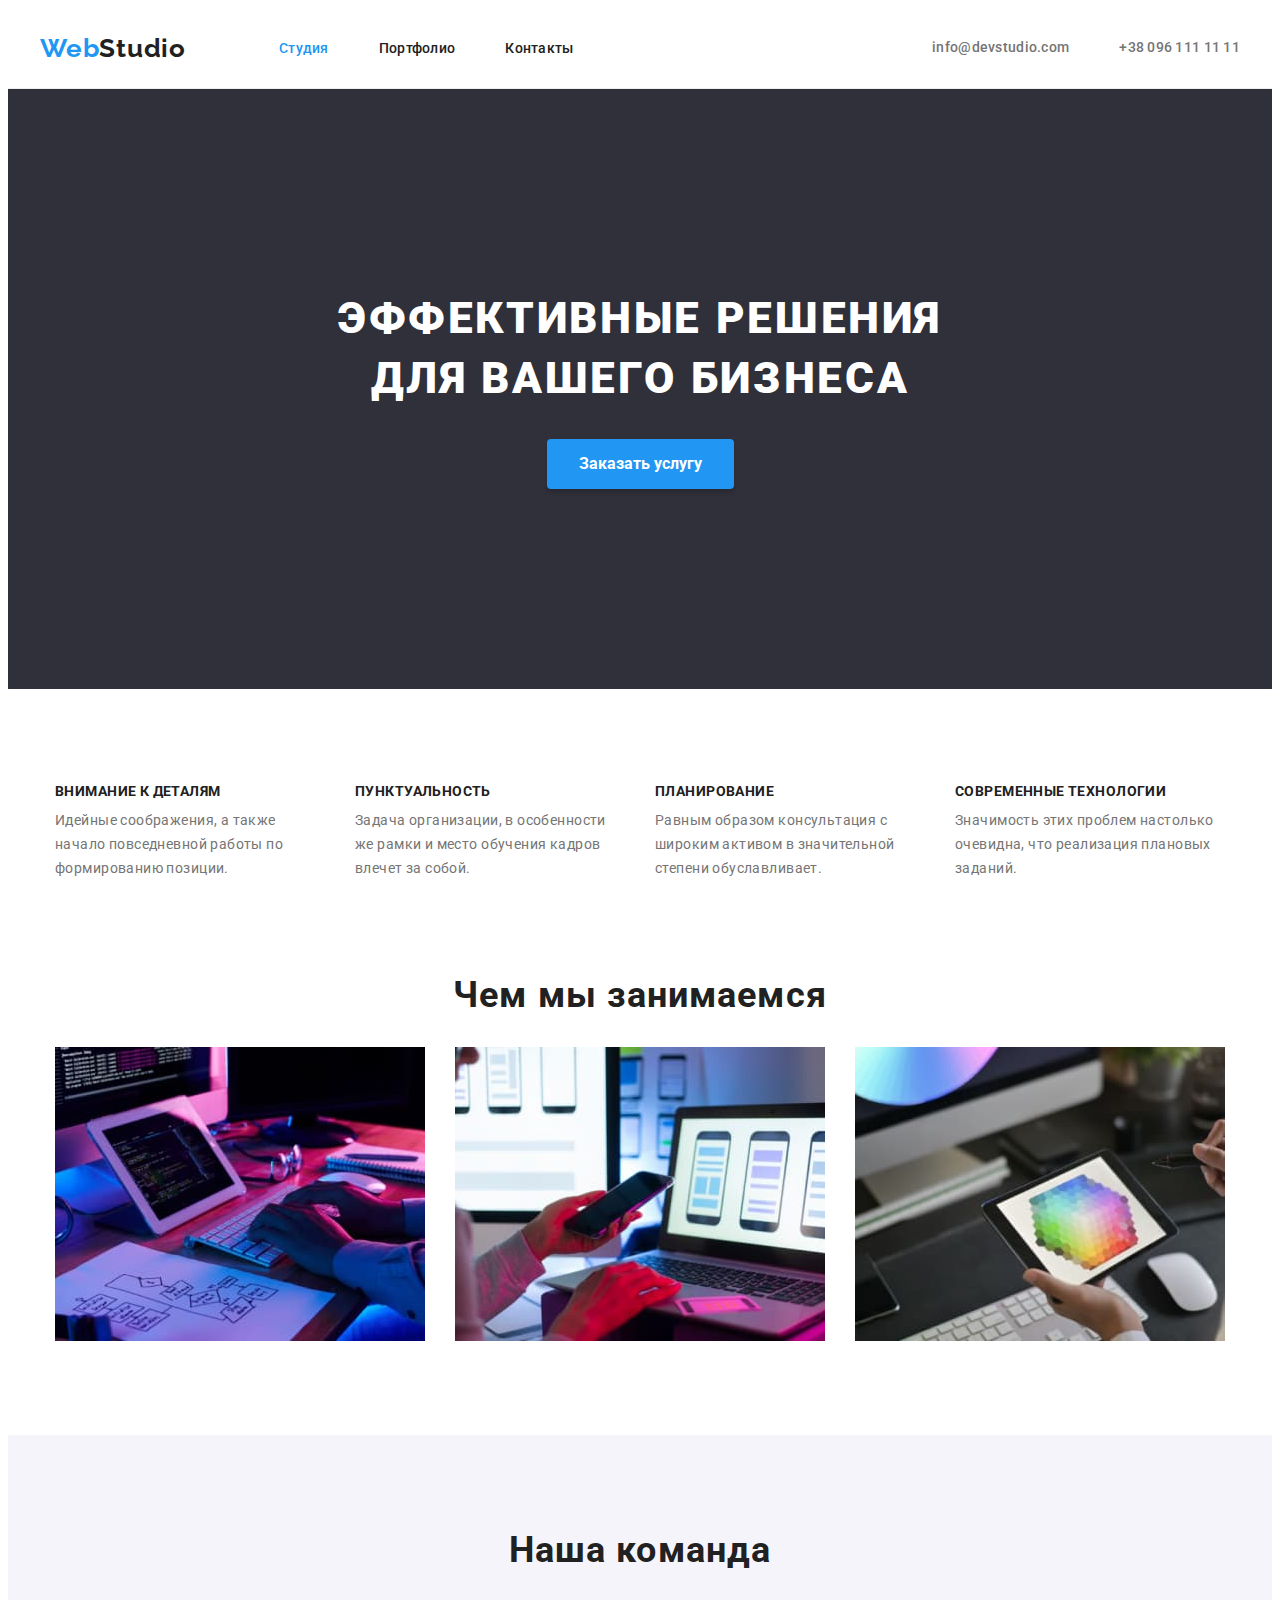
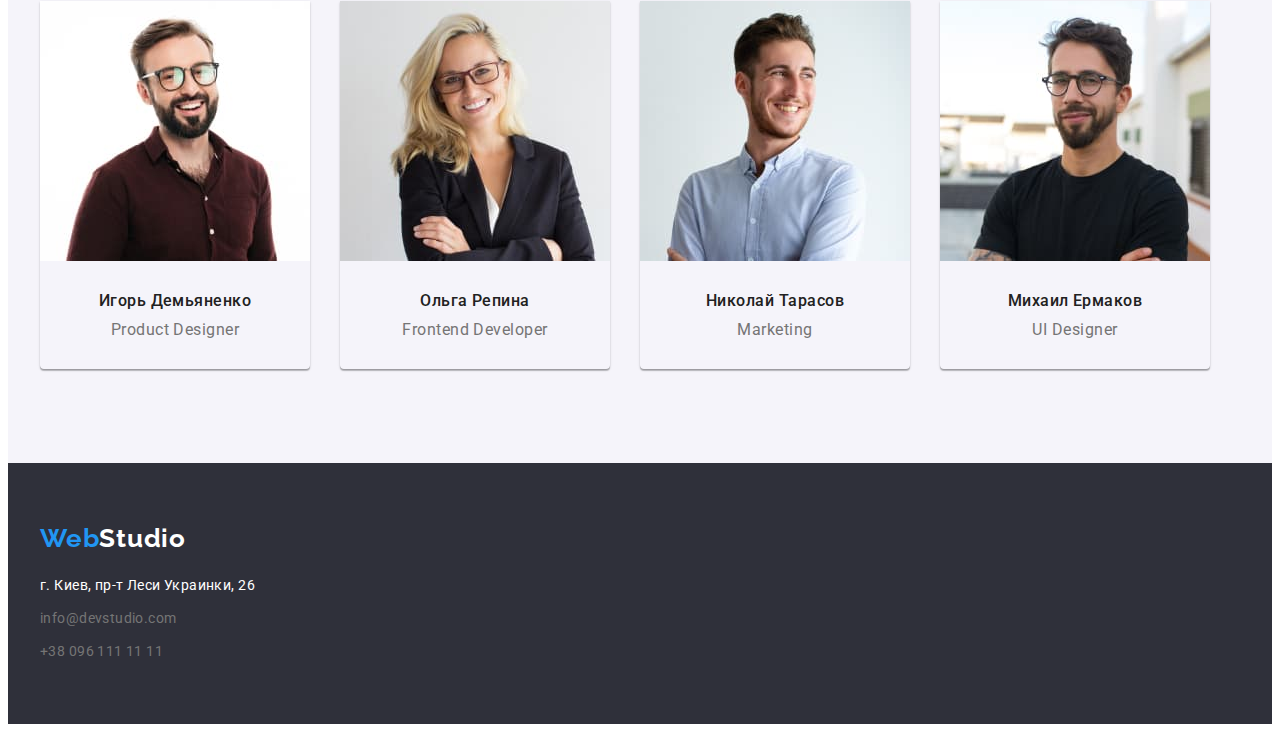
<file: index.html>
<!DOCTYPE html>
<html lang="ru">
  <head>
    <meta charset="UTF-8" />
    <meta http-equiv="X-UA-Compatible" content="IE=edge" />
    <meta name="viewport" content="width=device-width, initial-scale=1.0" />
    <title>Главная</title>
    <link rel="preconnect" href="https://fonts.googleapis.com" />
    <link rel="preconnect" href="https://fonts.gstatic.com" crossorigin />
    <link
      href="https://fonts.googleapis.com/css2?family=Raleway:wght@700&family=Roboto:wght@400;500;700;900&display=swap"
      rel="stylesheet"
    />
    <link
      rel="stylesheet"
      href="https://cdnjs.cloudflare.com/ajax/libs/modern-normalize/1.1.0/modern-normalize.min.css"
      integrity="sha512-wpPYUAdjBVSE4KJnH1VR1HeZfpl1ub8YT/NKx4PuQ5NmX2tKuGu6U/JRp5y+Y8XG2tV+wKQpNHVUX03MfMFn9Q=="
      crossorigin="anonymous"
      referrerpolicy="no-referrer"
    />
    <link rel="stylesheet" href="./css/styles.css" />
  </head>

  <body>
    <!--Header-->
    <header class="header">
      <div class="container main-nav">
        <nav class="nav">
          <a href="./index.html" class="logo"
            ><span class="logoheader">Web</span>Studio</a
          >
          <ul class="nav-links list-contacts">
            <li><a href="./index.html" class="nav-link current">Студия</a></li>
            <li><a href="./portfolio.html" class="nav-link">Портфолио</a></li>
            <li><a href="#" class="nav-link">Контакты</a></li>
          </ul>
        </nav>
        <ul class="contacts list info-list">
          <li>
            <a href="mailto:info@devstudio.com" class="contact"
              >info@devstudio.com</a
            >
          </li>
          <li>
            <a href="tel:+380961111111" class="contact">+38 096 111 11 11</a>
          </li>
        </ul>
      </div>
    </header>
    <main class="main">
      <!--Hero Section-->
      <section class="hero-section">
        <div class="container">
          <h1 class="section-title">Эффективные решения для вашего бизнеса</h1>
          <button type="button" class="primary-button">Заказать услугу</button>
        </div>
      </section>
      <!--Advantages-->
      <section class="advantages section">
        <div class="container advantage-list">
          <h2 class="invisible">Преимущества веб-студии</h2>
          <ul class="advantages menu-list">
            <li class="advantage">
              <h3 class="advantages-title">Внимание к деталям</h3>
              <p class="advantages-text">
                Идейные соображения, а также начало повседневной работы по
                формированию позиции.
              </p>
            </li>
            <li class="advantage">
              <h3 class="advantages-title">Пунктуальность</h3>
              <p class="advantages-text">
                Задача организации, в особенности же рамки и место обучения
                кадров влечет за собой.
              </p>
            </li>
            <li class="advantage">
              <h3 class="advantages-title">Планирование</h3>
              <p class="advantages-text">
                Равным образом консультация с широким активом в значительной
                степени обуславливает.
              </p>
            </li>
            <li class="advantage">
              <h3 class="advantages-title">Современные технологии</h3>
              <p class="advantages-text">
                Значимость этих проблем настолько очевидна, что реализация
                плановых заданий.
              </p>
            </li>
          </ul>
        </div>
      </section>
      <!--Examples-->
      <section class="examples section">
        <div class="container">
          <h2 class="example-title">Чем мы занимаемся</h2>
          <ul class="examples-list">
            <li class="example">
              <img src="./images/pic1.jpg" alt="Разработка кода" width="370" />
            </li>
            <li class="example">
              <img src="./images/pic2.jpg" alt="Тестирование" width="370" />
            </li>
            <li class="example">
              <img src="./images/pic3.jpg" alt="Дизайн" width="370" />
            </li>
          </ul>
        </div>
      </section>
      <!--Team Members-->
      <section class="team section">
        <div class="container">
          <h2 class="team-header">Наша команда</h2>
          <ul class="team-name">
            <li class="team-member">
              <img
                src="./images/pic4.jpg"
                alt="Дизайнер продукта"
                width="270"
              />
              <div class="team-description">
                <h3 class="team-title">Игорь Демьяненко</h3>
                <p class="team-text">Product Designer</p>
              </div>
            </li>
            <li class="team-member">
              <img
                src="./images/pic5.jpg"
                alt="Фронт енд разработчик"
                width="270"
              />
              <div class="team-description">
                <h3 class="team-title">Ольга Репина</h3>
                <p class="team-text">Frontend Developer</p>
              </div>
            </li>
            <li class="team-member">
              <img src="./images/pic6.jpg" alt="Маркетолог" width="270" />
              <div class="team-description">
                <h3 class="team-title">Николай Тарасов</h3>
                <p class="team-text">Marketing</p>
              </div>
            </li>
            <li class="team-member">
              <img
                src="./images/pic7.jpg"
                alt="Дизайнер пользовательских интерфейсов"
                width="270"
              />
              <div class="team-description">
                <h3 class="team-title">Михаил Ермаков</h3>
                <p class="team-text">UI Designer</p>
              </div>
            </li>
          </ul>
        </div>
      </section>
    </main>
    <!--Footer-->
    <footer class="footer">
      <div class="container">
        <a href="./index.html" class="logo-second"
          >Web<span class="logofooter">Studio</span></a
        >
        <address>
          <ul class="address">
            <li>
              <a
                href="https://www.google.com/maps/d/u/0/viewer?msa=0&mid=10uSM3H-mIU3GznYo2szRIEphczw&ll=50.42732700000001%2C30.538092&z=17"
                class="location"
                >г. Киев, пр-т Леси Украинки, 26</a
              >
            </li>
            <li>
              <a href="mailto:info@devstudio.com" class="footer-list"
                >info@devstudio.com</a
              >
            </li>
            <li>
              <a href="tel:+380961111111" class="footer-list"
                >+38 096 111 11 11</a
              >
            </li>
          </ul>
        </address>
      </div>
    </footer>
  </body>
</html>
</file>
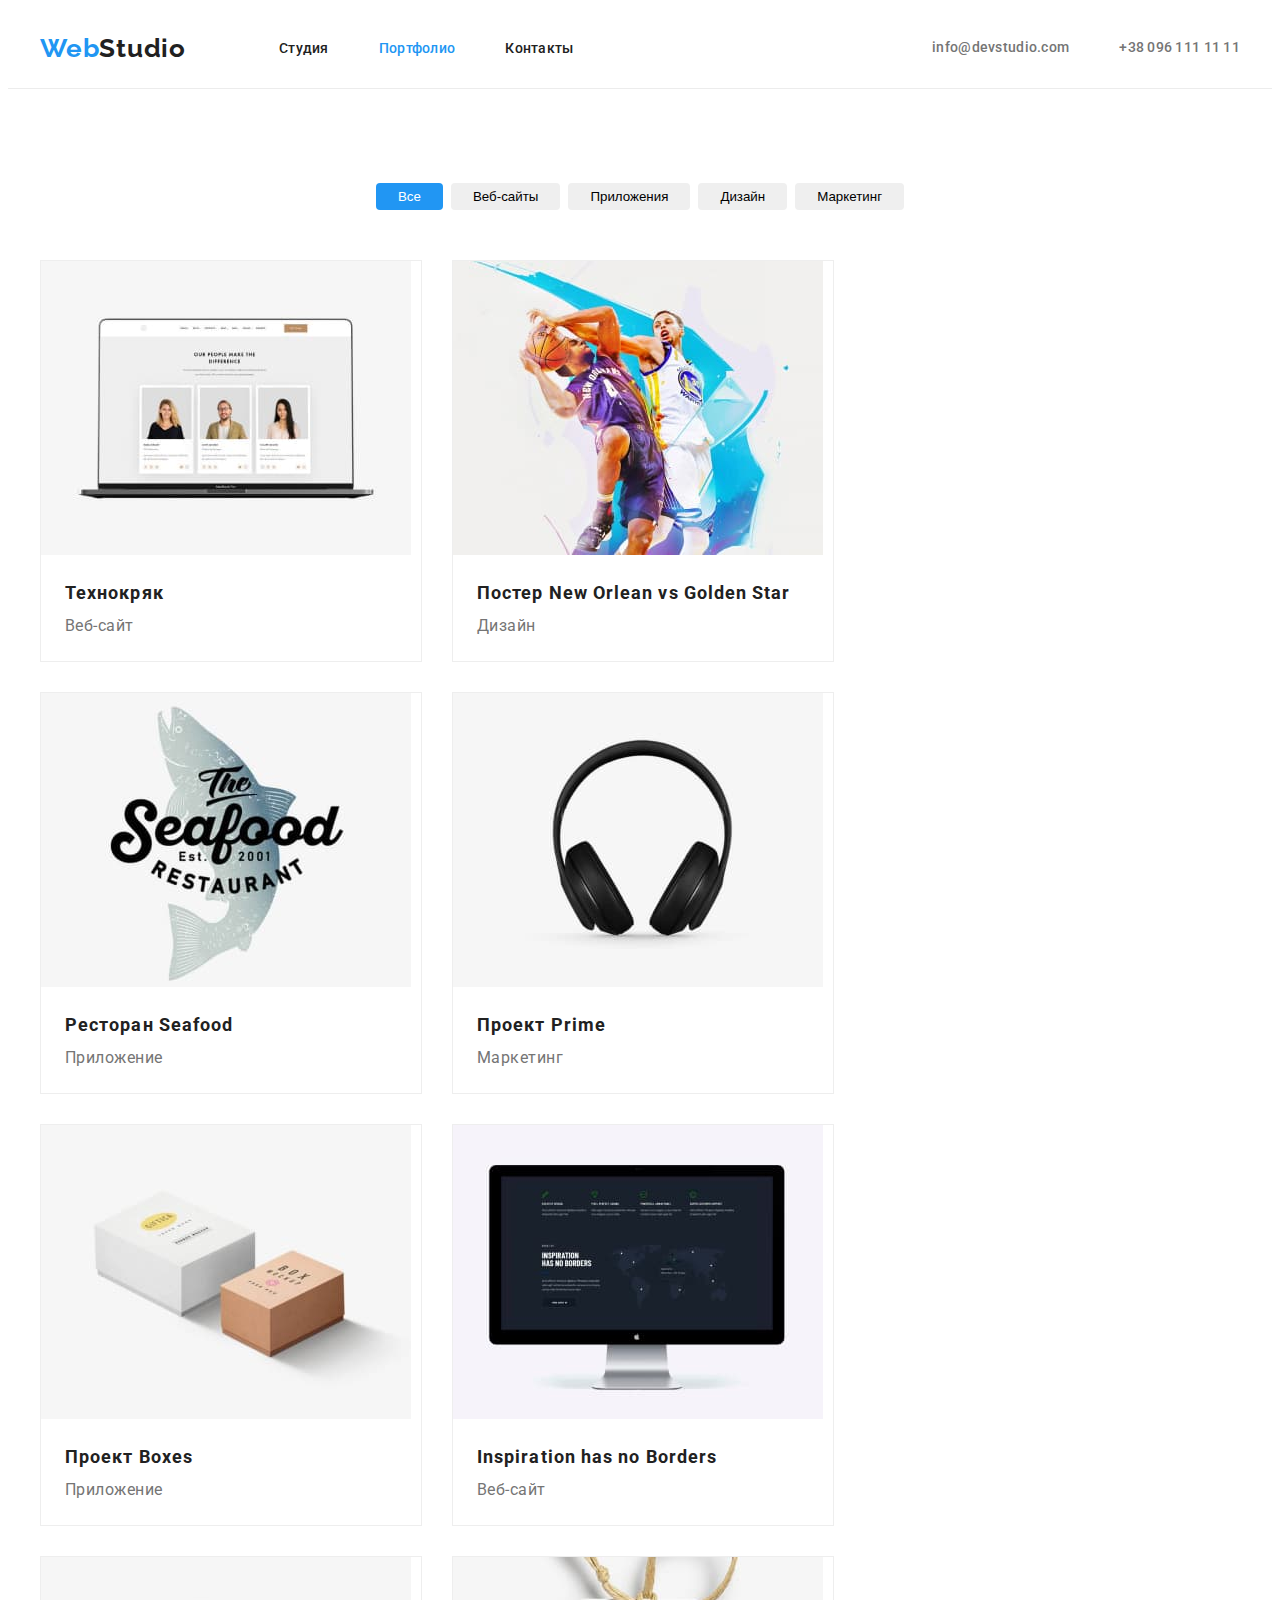
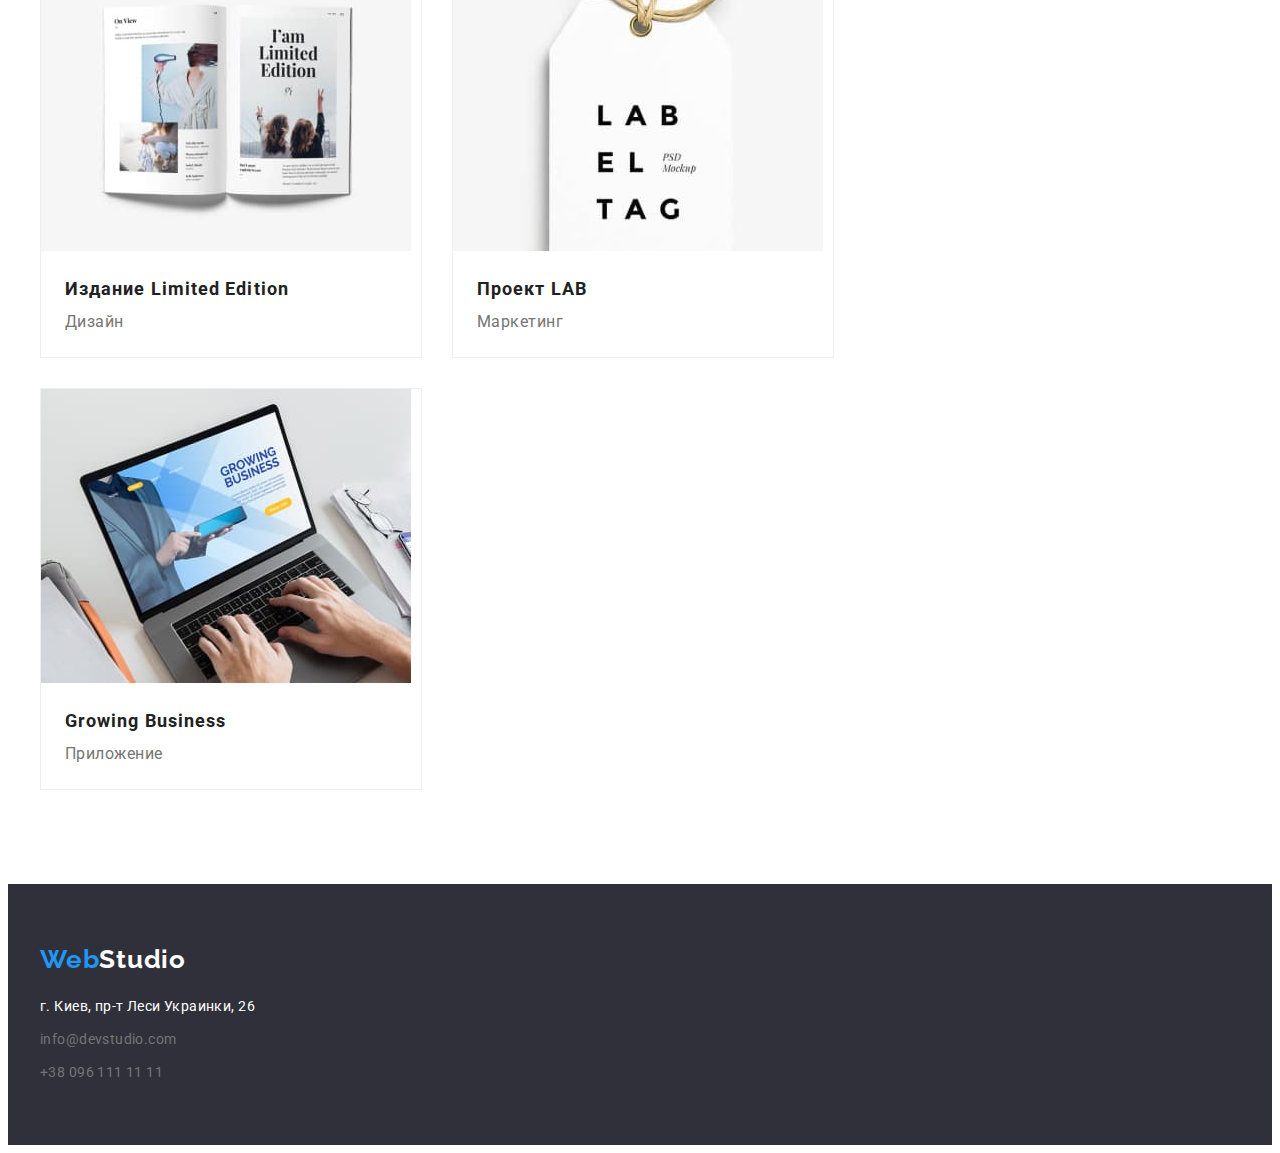
<file: portfolio.html>
<!DOCTYPE html>
<html lang="ru">
  <head>
    <meta charset="UTF-8" />
    <meta http-equiv="X-UA-Compatible" content="IE=edge" />
    <meta name="viewport" content="width=device-width, initial-scale=1.0" />
    <title>Главная</title>
    <link rel="preconnect" href="https://fonts.googleapis.com" />
    <link rel="preconnect" href="https://fonts.gstatic.com" crossorigin />
    <link
      href="https://fonts.googleapis.com/css2?family=Raleway:wght@700&family=Roboto:wght@400;500;700;900&display=swap"
      rel="stylesheet"
    />
    <link
      rel="stylesheet"
      href="https://cdnjs.cloudflare.com/ajax/libs/modern-normalize/1.1.0/modern-normalize.min.css"
      integrity="sha512-wpPYUAdjBVSE4KJnH1VR1HeZfpl1ub8YT/NKx4PuQ5NmX2tKuGu6U/JRp5y+Y8XG2tV+wKQpNHVUX03MfMFn9Q=="
      crossorigin="anonymous"
      referrerpolicy="no-referrer"
    />
    <link rel="stylesheet" href="./css/styles.css" />
  </head>

  <body>
    <!--Header-->
    <header class="header">
      <div class="container main-nav">
        <nav class="nav">
          <a href="./index.html" class="logo"
            ><span class="logoheader">Web</span>Studio</a
          >
          <ul class="nav-links list-contacts">
            <li><a href="./index.html" class="nav-link">Студия</a></li>
            <li>
              <a href="./portfolio.html" class="nav-link current">Портфолио</a>
            </li>
            <li><a href="#" class="nav-link">Контакты</a></li>
          </ul>
        </nav>
        <ul class="contacts list info-list">
          <li>
            <a href="mailto:info@devstudio.com" class="contact"
              >info@devstudio.com</a
            >
          </li>
          <li>
            <a href="tel:+380961111111" class="contact">+38 096 111 11 11</a>
          </li>
        </ul>
      </div>
    </header>
    <main class="main">
      <section class="works section">
        <div class="container">
          <ul class="button-list">
            <li class="work-button">
              <button type="button" class="secondary-button active">Все</button>
            </li>
            <li class="work-button">
              <button type="button" class="secondary-button">Веб-сайты</button>
            </li>
            <li class="work-button">
              <button type="button" class="secondary-button">Приложения</button>
            </li>
            <li class="work-button">
              <button type="button" class="secondary-button">Дизайн</button>
            </li>
            <li class="work-button">
              <button type="button" class="secondary-button last-button">
                Маркетинг
              </button>
            </li>
          </ul>
          <ul class="options-list">
            <li class="options">
              <img src="./images/pic8.jpg" alt="Экран" width="370" />
              <div class="options-description-wrapper">
                <h3 class="option-title">Технокряк</h3>
                <p class="option-text">Веб-сайт</p>
              </div>
            </li>
            <li class="options">
              <img src="./images/pic9.jpg" alt="Баскетбол" width="370" />
              <div class="options-description-wrapper">
                <h3 class="option-title">Постер New Orlean vs Golden Star</h3>
                <p class="option-text">Дизайн</p>
              </div>
            </li>
            <li class="options">
              <img src="./images/pic10.jpg" alt="Рыба" width="370" />
              <div class="options-description-wrapper">
                <h3 class="option-title">Ресторан Seafood</h3>
                <p class="option-text">Приложение</p>
              </div>
            </li>
            <li class="options">
              <img src="./images/pic11.jpg" alt="Наушники" width="370" />
              <div class="options-description-wrapper">
                <h3 class="option-title">Проект Prime</h3>
                <p class="option-text">Маркетинг</p>
              </div>
            </li>
            <li class="options">
              <img src="./images/pic12.jpg" alt="Коробки" width="370" />
              <div class="options-description-wrapper">
                <h3 class="option-title">Проект Boxes</h3>
                <p class="option-text">Приложение</p>
              </div>
            </li>
            <li class="options">
              <img src="./images/pic13.jpg" alt="Монитор" width="370" />
              <div class="options-description-wrapper">
                <h3 class="option-title">Inspiration has no Borders</h3>
                <p class="option-text">Веб-сайт</p>
              </div>
            </li>
            <li class="options">
              <img src="./images/pic14.jpg" alt="Книга" width="370" />
              <div class="options-description-wrapper">
                <h3 class="option-title">Издание Limited Edition</h3>
                <p class="option-text">Дизайн</p>
              </div>
            </li>
            <li class="options">
              <img src="./images/pic15.jpg" alt="Бирка" width="370" />
              <div class="options-description-wrapper">
                <h3 class="option-title">Проект LAB</h3>
                <p class="option-text">Маркетинг</p>
              </div>
            </li>
            <li class="options">
              <img src="./images/pic16.jpg" alt="Ноутбук" width="370" />
              <div class="options-description-wrapper">
                <h3 class="option-title">Growing Business</h3>
                <p class="option-text">Приложение</p>
              </div>
            </li>
          </ul>
        </div>
      </section>
    </main>
    <!--Footer-->
    <footer class="footer">
      <div class="container main-footer">
        <a href="./index.html" class="logo-second"
          >Web<span class="logofooter">Studio</span></a
        >
        <address>
          <ul class="address">
            <li>
              <a
                href="https://www.google.com/maps/d/u/0/viewer?msa=0&mid=10uSM3H-mIU3GznYo2szRIEphczw&ll=50.42732700000001%2C30.538092&z=17"
                class="location"
                >г. Киев, пр-т Леси Украинки, 26</a
              >
            </li>
            <li>
              <a href="mailto:info@devstudio.com" class="footer-list"
                >info@devstudio.com</a
              >
            </li>
            <li>
              <a href="tel:+380961111111" class="footer-list"
                >+38 096 111 11 11</a
              >
            </li>
          </ul>
        </address>
      </div>
    </footer>
  </body>
</html>
</file>
<file: css/styles.css>
:root {
  --primary-text-color: #757575;
  --main-color: #212121;
  --secondary-color: #ffffff;
  --third-color: #f5f4fa;
  --accent-color: #2196f3;
}
body {
  font-family: "Roboto", Arial, sans-serif;
  font-size: 14px;
  line-height: 1.714;
  color: var(--primary-text-color);
  background-color: var(--secondary-color);
  box-sizing: border-box;
}
h1,
h2,
h3,
h4,
h5,
h6,
p,
ul {
  margin: 0;
  padding: 0;
}
ul {
  list-style: none;
}
.invisible {
  display: none;
}
.container {
  width: 1200px;
  padding-left: 15px;
  padding-right: 15px;
  margin: 0 auto;
}

/* Header */
header {
  border-bottom: 1px solid #ececec;
  background-color: var(--secondary-color);
}
.logo {
  text-decoration: none;
  font-family: "Raleway", Arial, sans-serif;
  font-weight: bold;
  font-size: 26px;
  line-height: 1.19;
  letter-spacing: 0.03em;
  color: var(--main-color);
}
.logoheader {
  color: var(--accent-color);
}
.info-list {
  margin-left: auto;
}

/* Main Navigation */
.main-nav,
.nav {
  display: flex;
  align-items: center;
}
.list li {
  margin-left: 50px;
}
.nav-contacts {
  margin-left: 93px;
}
.list-contacts {
  align-items: center;
  display: flex;
  margin-left: 93px;
}
.list-contacts li:not(:last-child) {
  margin-right: 50px;
}
.list-contacts .nav-link {
  display: block;
  padding-top: 32px;
  padding-bottom: 32px;
}
.list-contacts .nav-link:last-child {
  margin-right: 0;
}
.contacts li:first-child {
  margin-left: 0;
}
.nav-link {
  text-decoration: none;
  font-weight: 500;
  font-size: 14px;
  line-height: 1.15;
  letter-spacing: 0.02em;
  color: var(--main-color);
}
.nav-link:hover {
  color: var(--accent-color);
}
.nav-link:focus {
  color: var(--accent-color);
}

/* Contact Information*/
.list {
  display: flex;
}
.contact {
  text-decoration: none;
  font-weight: 500;
  font-size: 14px;
  line-height: 1.15;
  letter-spacing: 0.02em;
  color: var(--primary-text-color);
}
.contact:hover {
  color: var(--accent-color);
}
.contact:focus {
  color: var(--accent-color);
}

/*Hero Section */
.hero-section {
  background-color: #2f303a;
  text-align: center;
  padding: 200px 0;
}

h1 {
  max-width: 696px;
  margin-bottom: 30px;
  margin-left: auto;
  margin-right: auto;
  font-weight: 900;
  font-size: 44px;
  line-height: 1.36;
  text-align: center;
  letter-spacing: 0.06em;
  text-transform: uppercase;
  color: var(--secondary-color);
}
.primary-button {
  font-family: "Roboto", Arial, sans-serif;
  font-weight: bold;
  font-size: 16px;
  line-height: 1.875;
  background-color: var(--accent-color);
  color: var(--secondary-color);
  box-shadow: 0px 4px 4px rgba(0, 0, 0, 0.15);
  border: none;
  cursor: pointer;
  border-radius: 4px;
  text-align: center;
  padding: 10px 32px;
}

/*Advantages */
.advantages {
  padding-bottom: 0;
}
.advantages-title {
  margin-bottom: 10px;
  font-weight: bold;
  font-size: 14px;
  line-height: 1.15;
  letter-spacing: 0.03em;
  text-transform: uppercase;
  color: var(--main-color);
}
.advantages-text {
  font-weight: normal;
  font-size: 14px;
  line-height: 1.71;
  letter-spacing: 0.03em;
}
.advantage:not(:last-child) {
  margin-right: 30px;
}
.advantages li:last-child {
  padding-right: 0;
}
.menu-list {
  display: flex;
  justify-content: center;
}
.menu-list .advantage {
  width: 270px;
}

/*Examples */
.example-title {
  font-weight: bold;
  font-size: 36px;
  line-height: 1.166;
  text-align: center;
  letter-spacing: 0.03em;
  color: var(--main-color);
}
.example-title,
.team-header {
  margin-bottom: 30px;
}
.example {
  list-style: none;
}
.examples-list {
  display: flex;
  justify-content: center;
}
.example:not(:last-child) {
  margin-right: 30px;
}

/*Team Members */
.team-name {
  display: flex;
  align-items: center;
}
.team-member:not(:last-child) {
  margin-right: 30px;
}
.team-member {
  box-shadow: 0px 1px 3px rgba(0, 0, 0, 0.12), 0px 1px 1px rgba(0, 0, 0, 0.14),
    0px 2px 1px rgba(0, 0, 0, 0.2);
  border-radius: 0px 0px 4px 4px;
}
.options {
  list-style: none;
}
.option-title {
  font-weight: bold;
  font-size: 18px;
  line-height: 2;
  letter-spacing: 0.06em;
  color: var(--main-color);
}
.option-text {
  font-weight: normal;
  font-size: 16px;
  line-height: 1.875;
  letter-spacing: 0.03em;
}
.team-header {
  font-weight: bold;
  font-size: 36px;
  line-height: 1.17;
  text-align: center;
  letter-spacing: 0.03em;
  color: var(--main-color);
}
.team-title {
  font-weight: 500;
  font-size: 16px;
  line-height: 1.1875;
  text-align: center;
  letter-spacing: 0.03em;
  color: var(--main-color);
}
.team-text {
  font-weight: normal;
  font-size: 16px;
  line-height: 1.1875;
  text-align: center;
  letter-spacing: 0.03em;
}
.team-title {
  margin-bottom: 10px;
}
.section {
  padding-top: 94px;
  padding-bottom: 94px;
  background-color: var(--secondary-color);
}
.section.advantages {
  padding-bottom: 0;
}
.team-description {
  padding: 30px 0;
}
.team {
  background-color: var(--third-color);
}
.work {
  list-style: none;
}

/* footer */
footer {
  padding: 60px 0;
  background-color: #2f303a;
}
.logo-second {
  text-decoration: none;
  font-family: "Raleway", Arial, sans-serif;
  font-style: normal;
  font-weight: bold;
  font-size: 26px;
  line-height: 31px;
  letter-spacing: 0.03em;
  color: var(--accent-color);
  display: block;
  margin-bottom: 20px;
}
.logofooter {
  color: var(--secondary-color);
}
address {
  font-style: normal;
  font-weight: normal;
  font-size: 14px;
  line-height: 1.714;
  letter-spacing: 0.03em;
  color: var(--primary-text-color5);
  margin-bottom: 0;
}
.address li:not(:last-child) {
  margin-bottom: 9px;
}
.location {
  text-decoration: none;
  color: var(--secondary-color);
}
.footer-list {
  text-decoration: none;
  color: var(--primary-text-color);
}
/* Portfolio */
img {
  display: block;
  max-width: 100%;
  height: auto;
}
.work-button {
  font-weight: 500;
  font-size: 16px;
  line-height: 1.625;
  text-align: center;
  letter-spacing: 0.03em;
}
.button-list {
  display: flex;
  justify-content: center;
  margin-bottom: 50px;
}
.secondary-button {
  padding: 6px 22px;
  margin-right: 8px;
  border: none;
  border-radius: 4px;
}
.active {
  color: var(--secondary-color);
  background-color: var(--accent-color);
}
.last-button {
  margin-right: 0;
}
.secondary-button:hover,
.secondary-button:focus {
  background-color: var(--accent-color);
  color: var(--secondary-color);
  cursor: pointer;
  color: var(--secondary-color);
}
.options-list {
  display: flex;
  flex-wrap: wrap;
  align-items: center;
  margin-right: -30px;
  margin-bottom: -30px;
}
.options-list .options {
  margin-right: 30px;
  margin-bottom: 30px;
  border: 1px solid #eeeeee;
  flex-basis: calc(100% / 3 - 30px);
}
.options-description-wrapper {
  padding: 20px 24px;
}
a.current:link,
a.current:visited {
  color: var(--accent-color);
  background-color: none;
}
</file>
